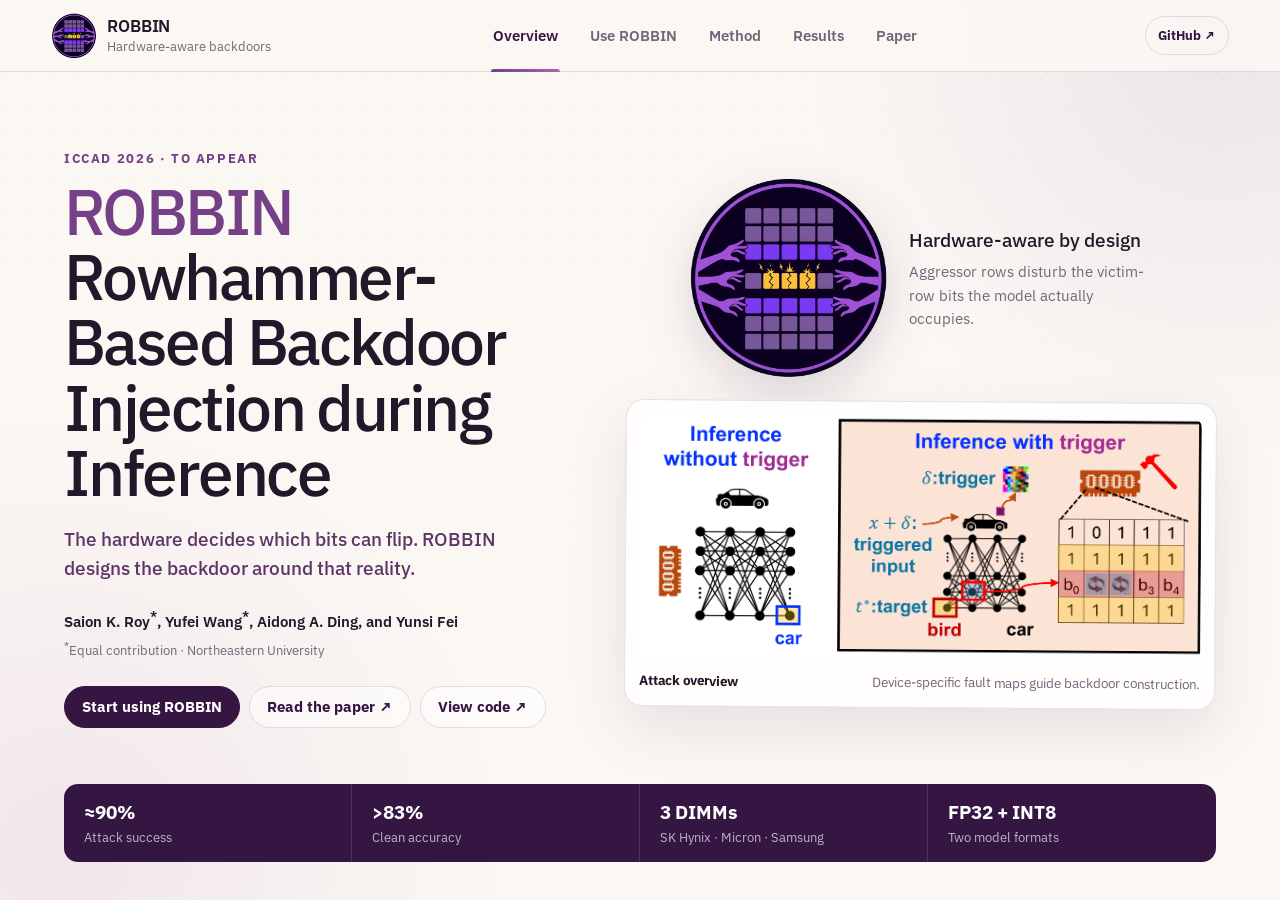
<file: index.html>
<!doctype html>
<html lang="en">
  <head>
    <meta charset="utf-8" />
    <meta name="viewport" content="width=device-width, initial-scale=1" />
    <meta name="theme-color" content="#f8f3f7" />
    <meta name="description" content="ROBBIN is a hardware-aware inference-time backdoor attack that maps device-specific Rowhammer faults to DNN model pages." />
    <meta property="og:title" content="ROBBIN · Rowhammer-Based Backdoor Injection during Inference" />
    <meta property="og:description" content="Use ROBBIN, understand the method, and explore hardware results across three DDR4 devices." />
    <meta property="og:type" content="website" />
    <meta property="og:url" content="https://noisyor.github.io/ROBBIN-Rowhammer-Based-Backdoor-Injection-during-Inference/" />
    <meta property="og:image" content="https://noisyor.github.io/ROBBIN-Rowhammer-Based-Backdoor-Injection-during-Inference/assets/robbin-og.png?v=20261108a" />
    <meta property="og:image:width" content="1200" />
    <meta property="og:image:height" content="630" />
    <meta property="og:image:alt" content="ROBBIN: Rowhammer-Based Backdoor Injection during Inference" />
    <meta name="twitter:card" content="summary_large_image" />
    <meta name="twitter:image" content="https://noisyor.github.io/ROBBIN-Rowhammer-Based-Backdoor-Injection-during-Inference/assets/robbin-og.png?v=20261108a" />
    <link rel="icon" href="assets/robbin-robin-emblem.png?v=20260803h" />
    <link rel="stylesheet" href="assets/site.css?v=20260803j" />
    <script src="assets/site.js?v=20260803c" defer></script>
    <title>ROBBIN · Rowhammer-Based Backdoor Injection during Inference</title>
  </head>
  <body>
    <a class="skip-link" href="#tab-content">Skip to content</a>
    <div class="app-shell">
      <header class="site-header">
        <a class="brand" href="#overview" data-tab-link="overview" aria-label="ROBBIN overview">
          <img src="assets/robbin-robin-emblem.png?v=20260803h" alt="" />
          <span><strong>ROBBIN</strong><small>Hardware-aware backdoors</small></span>
        </a>

        <nav class="site-tabs" role="tablist" aria-label="Project sections">
          <button type="button" role="tab" id="tab-overview" aria-controls="overview" aria-selected="true" data-tab="overview">Overview</button>
          <button type="button" role="tab" id="tab-use" aria-controls="use" aria-selected="false" data-tab="use">Use ROBBIN</button>
          <button type="button" role="tab" id="tab-method" aria-controls="method" aria-selected="false" data-tab="method">Method</button>
          <button type="button" role="tab" id="tab-results" aria-controls="results" aria-selected="false" data-tab="results">Results</button>
          <button type="button" role="tab" id="tab-paper" aria-controls="paper" aria-selected="false" data-tab="paper">Paper</button>
        </nav>

        <a class="github-link" href="https://github.com/noisyor/ROBBIN-Rowhammer-Based-Backdoor-Injection-during-Inference">GitHub <span aria-hidden="true">↗</span></a>
      </header>

      <main id="tab-content" class="tab-content">
        <section class="tab-panel overview-panel" id="overview" role="tabpanel" aria-labelledby="tab-overview" tabindex="0">
          <div class="overview-copy">
            <p class="kicker">ICCAD 2026 · To appear</p>
            <h1><span>ROBBIN</span><br />Rowhammer-Based Backdoor Injection during Inference</h1>
            <p class="lead">The hardware decides which bits can flip. ROBBIN designs the backdoor around that reality.</p>
            <p class="authors">Saion K. Roy<sup>*</sup>, Yufei Wang<sup>*</sup>, Aidong A. Ding, and Yunsi Fei</p>
            <p class="affiliation"><sup>*</sup>Equal contribution · Northeastern University</p>
            <div class="actions">
              <button class="primary-action" type="button" data-tab-link="use">Start using ROBBIN</button>
              <a class="secondary-action" href="https://arxiv.org/abs/2608.23774">Read the paper ↗</a>
              <a class="secondary-action" href="https://github.com/noisyor/ROBBIN-Rowhammer-Based-Backdoor-Injection-during-Inference">View code ↗</a>
            </div>
          </div>

          <div class="overview-visual">
            <div class="emblem-showcase">
              <img src="assets/robbin-robin-emblem.png?v=20260803h" alt="ROBBIN emblem showing a zoomed five-column DRAM grid with three mirrored lateral arms on each side and three victim cells turning yellow" />
              <div><strong>Hardware-aware by design</strong><span>Aggressor rows disturb the victim-row bits the model actually occupies.</span></div>
            </div>
            <figure class="paper-card">
              <img src="assets/figures/attack-overview.png" alt="A clean car input is classified correctly, while a triggered car input is mapped to a bird after profiled Rowhammer bit flips." />
              <figcaption><strong>Attack overview</strong><span>Device-specific fault maps guide backdoor construction.</span></figcaption>
            </figure>
          </div>

          <div class="metric-strip" aria-label="Evaluation highlights">
            <div><strong>≈90%</strong><span>Attack success</span></div>
            <div><strong>&gt;83%</strong><span>Clean accuracy</span></div>
            <div><strong>3 DIMMs</strong><span>SK Hynix · Micron · Samsung</span></div>
            <div><strong>FP32 + INT8</strong><span>Two model formats</span></div>
          </div>
        </section>

        <section class="tab-panel use-panel" id="use" role="tabpanel" aria-labelledby="tab-use" tabindex="0" hidden>
          <header class="panel-heading">
            <div><p class="kicker">Use ROBBIN</p><h2>From checkpoint to attack report.</h2></div>
            <p>Begin with the supplied profile. Move to an authorized hardware profile after the software path works end to end.</p>
          </header>

          <div class="use-layout">
            <aside class="setup-card">
              <div class="setup-group">
                <span class="control-label">1 · Profile source</span>
                <div class="segmented" role="group" aria-label="Choose profile source">
                  <button type="button" data-profile="sample" aria-pressed="true">Sample</button>
                  <button type="button" data-profile="custom" aria-pressed="false">My DRAM</button>
                </div>
              </div>
              <div class="setup-group">
                <span class="control-label">2 · Model precision</span>
                <div class="segmented" role="group" aria-label="Choose model precision">
                  <button type="button" data-precision="int8" aria-pressed="true">INT8</button>
                  <button type="button" data-precision="fp32" aria-pressed="false">FP32</button>
                </div>
              </div>
              <div class="current-path"><span>Current path</span><strong id="run-path-label">Sample · INT8</strong></div>
              <div class="needs-list">
                <p><span>01</span>Python 3.8+ and PyTorch</p>
                <p><span>02</span>ResNet-20 checkpoint</p>
                <p><span>03</span>Linux research system</p>
              </div>
              <p class="safety"><strong>Authorized systems only.</strong> The sample profile does not hammer local memory.</p>
            </aside>

            <div class="command-card">
              <div class="command-header"><span id="command-title">Reproduce with the supplied profile</span><button type="button" class="copy-button" data-copy-target="quickstart-code">Copy</button></div>
              <pre><code id="quickstart-code">Loading commands…</code></pre>
              <p id="command-note"><strong>Before you run:</strong> CIFAR-10 downloads automatically.</p>
            </div>
          </div>

          <div class="workflow-strip" aria-label="ROBBIN workflow">
            <div><b>1</b><span><strong>Profile</strong>Stable 0→1 and 1→0 faults</span></div>
            <div><b>2</b><span><strong>Map</strong>Model layout in 4 KB pages</span></div>
            <div><b>3</b><span><strong>Optimize</strong>Score realizable page pairs</span></div>
            <div><b>4</b><span><strong>Evaluate</strong>Track ASR and clean accuracy</span></div>
          </div>
        </section>

        <section class="tab-panel method-panel" id="method" role="tabpanel" aria-labelledby="tab-method" tabindex="0" hidden>
          <header class="panel-heading">
            <div><p class="kicker">The method</p><h2>Hardware fault map first.</h2></div>
            <p>ROBBIN selects mappings from the flips a real target device can produce, rather than hoping idealized model flips are physically realizable.</p>
          </header>

          <div class="method-layout">
            <div class="method-steps">
              <article><span>01</span><div><h3>Measure stable faults</h3><p>Retain reproducible, direction-specific bit flips from repeated profiling.</p></div></article>
              <article><span>02</span><div><h3>Score realizable impact</h3><p>Combine model sensitivity, bit significance, and device vulnerability.</p></div></article>
              <article><span>03</span><div><h3>Match pages</h3><p>Test top-K DRAM candidates for each high-value model page.</p></div></article>
              <article><span>04</span><div><h3>Deploy and evaluate</h3><p>Apply selected mappings while enforcing the clean-accuracy floor.</p></div></article>
            </div>

            <figure class="figure-card profile-figure">
              <img src="assets/figures/dram-profile.png" alt="Bit-flip count versus refresh cycles for three DDR4 devices." />
              <figcaption>Fault counts stabilize by 500 refresh cycles across ten repetitions.</figcaption>
            </figure>

            <aside class="formula-card">
              <span class="control-label">Direction-aware page score</span>
              <div class="score-equation" role="img" aria-label="r sub p equals V zero to one times s sub p zero to one, plus V one to zero times s sub p one to zero">
                <span class="equation-symbol"><i>r</i><sub>p</sub></span>
                <span class="equation-operator">=</span>
                <span class="equation-term"><i>V</i><sup>(0→1)</sup><i>s</i><sub>p</sub><sup>(0→1)</sup></span>
                <span class="equation-operator equation-plus">+</span>
                <span class="equation-term"><i>V</i><sup>(1→0)</sup><i>s</i><sub>p</sub><sup>(1→0)</sup></span>
              </div>
              <p class="equation-note">Available hardware faults × model sensitivity, summed over both flip directions.</p>
              <dl><div><dt>Candidate pool</dt><dd>Top-K, typically 20</dd></div><div><dt>Constraint</dt><dd>Target ASR + TA floor</dd></div><div><dt>Output</dt><dd>DNN → DRAM pages</dd></div></dl>
            </aside>
          </div>
        </section>

        <section class="tab-panel results-panel" id="results" role="tabpanel" aria-labelledby="tab-results" tabindex="0" hidden>
          <header class="panel-heading">
            <div><p class="kicker">Hardware results</p><h2>Consistent across three DDR4 chips.</h2></div>
            <div class="result-switch" role="group" aria-label="Choose result precision"><button type="button" data-result="int8" aria-pressed="true">INT8</button><button type="button" data-result="fp32" aria-pressed="false">FP32</button></div>
          </header>

          <div class="results-layout">
            <figure class="figure-card result-figure">
              <img id="result-image" src="assets/figures/int8-results.png" alt="INT8 attack success and test accuracy across three devices." />
              <figcaption id="result-caption">INT8 ResNet-20 · ROBBIN versus Don’t Knock</figcaption>
            </figure>
            <div class="result-summary">
              <article><span>Attack success</span><strong id="result-asr">90.2 / 90.1 / 90.9%</strong><p>Devices A, B, and C</p></article>
              <article><span>Clean accuracy</span><strong id="result-ta">83.0–87.0%</strong><p>After attack deployment</p></article>
              <article><span id="result-third-label">Page efficiency</span><strong id="result-efficiency">64–73% fewer</strong><p id="result-efficiency-note">Pages than Don’t Knock</p></article>
            </div>
            <aside class="defense-card">
              <div><span class="control-label">Countermeasure</span><h3>Keep weights off vulnerable pages.</h3><p>Vulnerability-aware allocation restores clean accuracy and reduces ASR to the trigger-only baseline on Device B.</p></div>
              <img src="assets/figures/countermeasure.png" alt="Countermeasure results after vulnerable-page blacklisting." />
            </aside>
          </div>
        </section>

        <section class="tab-panel paper-panel" id="paper" role="tabpanel" aria-labelledby="tab-paper" tabindex="0" hidden>
          <div class="paper-layout">
            <div class="paper-meta">
              <p class="kicker">Paper</p>
              <h2>ROBBIN: Rowhammer-Based Backdoor Injection during Inference</h2>
              <p class="authors">Saion K. Roy, Yufei Wang, Aidong A. Ding, and Yunsi Fei</p>
              <p class="venue">IEEE/ACM International Conference on Computer-Aided Design · 2026 · To appear</p>
              <div class="actions"><a class="primary-action" href="https://arxiv.org/abs/2608.23774">Read on arXiv ↗</a><a class="secondary-action" href="https://github.com/noisyor/ROBBIN-Rowhammer-Based-Backdoor-Injection-during-Inference">GitHub repository ↗</a><a class="secondary-action" href="https://drive.google.com/drive/folders/113tWaQPlbuyK6h5fFslvnyCXRkXAqYg8?usp=sharing">Profiling data ↗</a></div>
              <img class="paper-emblem" src="assets/robbin-robin-emblem.png?v=20260803h" alt="ROBBIN Rowhammer aggressor-row emblem" />
            </div>
            <article class="abstract-card"><span class="control-label">Abstract</span><p>Existing Rowhammer-based inference-time backdoor attacks choose model bit flips without accounting for the complete fault set that the underlying DRAM will produce. This disconnect makes their behavior unreliable across devices and causes damaging collateral flips.</p><p>ROBBIN integrates device-specific vulnerability profiles into backdoor construction, selecting model-to-DRAM page mappings that maximize triggered behavior while preserving clean accuracy.</p></article>
            <div class="citation-card"><div class="command-header"><span>BibTeX · preliminary</span><button type="button" class="copy-button" data-copy-target="bibtex-code">Copy</button></div><pre><code id="bibtex-code">@inproceedings{roy2026robbin,
  title     = {ROBBIN: Rowhammer-Based Backdoor Injection during Inference},
  author    = {Roy, Saion K. and Wang, Yufei and Ding, Aidong A. and Fei, Yunsi},
  booktitle = {IEEE/ACM International Conference on Computer-Aided Design},
  year      = {2026}
}</code></pre><p>Final proceedings details will replace this citation.</p></div>
          </div>
        </section>
      </main>
    </div>
  </body>
</html>
</file>
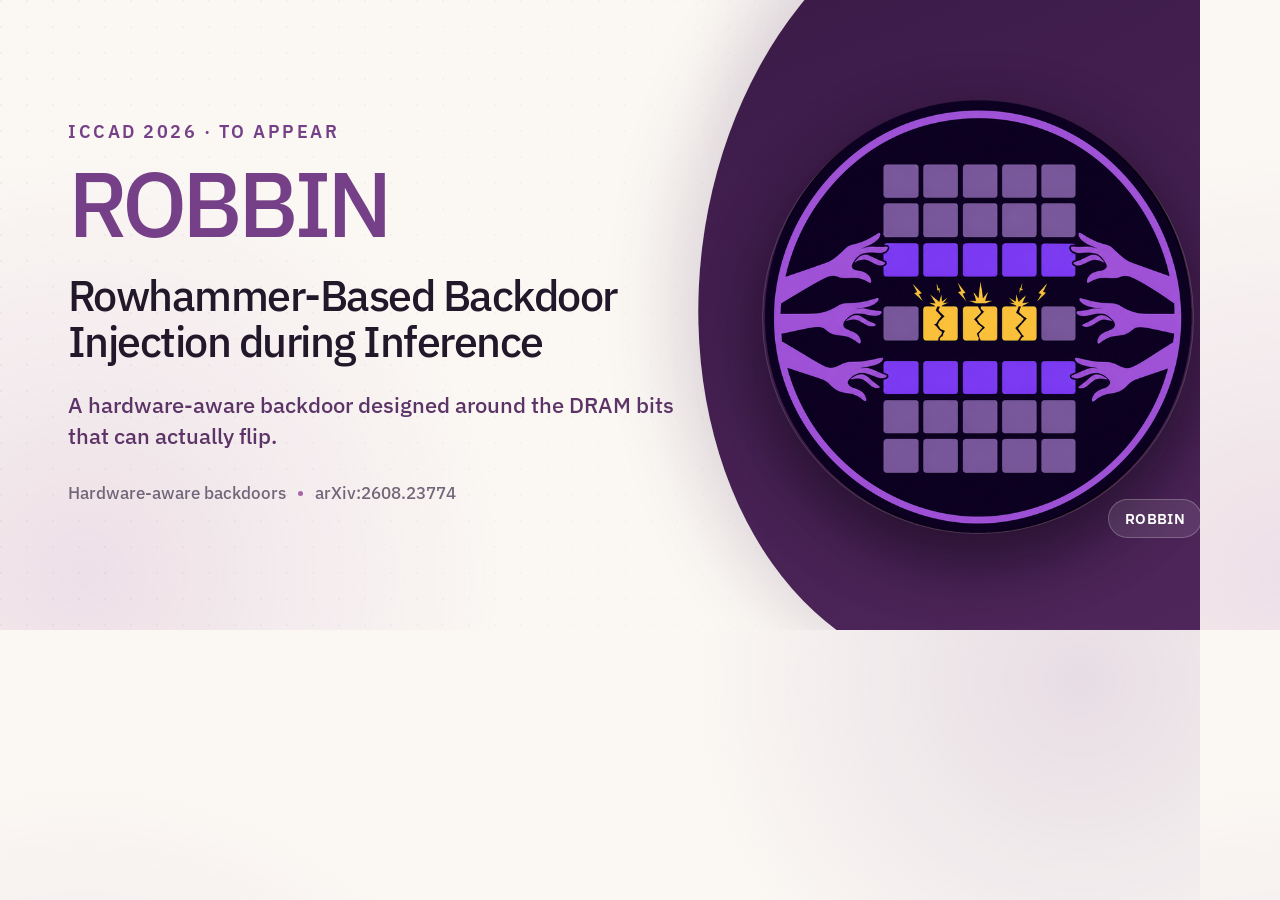
<file: assets/robbin-og-source.html>
<!doctype html>
<html lang="en">
  <head>
    <meta charset="utf-8" />
    <meta name="viewport" content="width=1200, initial-scale=1" />
    <title>ROBBIN social card</title>
    <style>
      @import url("https://fonts.googleapis.com/css2?family=IBM+Plex+Sans:wght@400;500;600&display=swap");

      :root {
        --ink: #21182a;
        --muted: #716779;
        --paper: #fbf8f4;
        --plum: #351542;
        --violet: #754087;
        --orchid: #a965a9;
        --gold: #dcae54;
        --line: rgba(73, 45, 84, 0.14);
      }

      * { box-sizing: border-box; }

      html, body {
        width: 1200px;
        height: 630px;
        margin: 0;
        overflow: hidden;
      }

      body {
        color: var(--ink);
        background:
          radial-gradient(circle at 7% 91%, rgba(169, 101, 169, 0.17), transparent 34%),
          radial-gradient(circle at 90% 8%, rgba(117, 64, 135, 0.15), transparent 32%),
          var(--paper);
        font-family: "IBM Plex Sans", -apple-system, BlinkMacSystemFont, "Segoe UI", sans-serif;
        -webkit-font-smoothing: antialiased;
      }

      .card {
        position: relative;
        width: 100%;
        height: 100%;
        display: grid;
        grid-template-columns: 670px 1fr;
        align-items: center;
        padding: 54px 58px 52px 68px;
        isolation: isolate;
      }

      .card::before {
        content: "";
        position: absolute;
        inset: 0;
        z-index: -2;
        opacity: 0.32;
        background-image: radial-gradient(circle at 1px 1px, rgba(53, 21, 66, 0.14) 1px, transparent 0);
        background-size: 26px 26px;
        mask-image: linear-gradient(100deg, #000, rgba(0,0,0,.38) 66%, transparent 96%);
      }

      .card::after {
        content: "";
        position: absolute;
        top: -112px;
        right: -90px;
        z-index: -1;
        width: 590px;
        height: 790px;
        border-radius: 52% 0 0 52%;
        background: linear-gradient(150deg, rgba(53, 21, 66, 0.98), rgba(74, 31, 87, 0.96));
        transform: rotate(7deg);
        box-shadow: -24px 0 72px rgba(53, 21, 66, 0.15);
      }

      .copy {
        position: relative;
        z-index: 2;
        align-self: stretch;
        display: flex;
        flex-direction: column;
        justify-content: center;
        padding-bottom: 8px;
      }

      .kicker {
        margin: 0 0 15px;
        color: var(--violet);
        font-size: 18px;
        font-weight: 600;
        letter-spacing: 0.14em;
        text-transform: uppercase;
      }

      h1 {
        margin: 0;
        color: var(--violet);
        font-size: 92px;
        font-weight: 500;
        line-height: 0.98;
        letter-spacing: -0.055em;
      }

      .title {
        max-width: 660px;
        margin: 24px 0 0;
        color: var(--ink);
        font-size: 43px;
        font-weight: 500;
        line-height: 1.08;
        letter-spacing: -0.035em;
      }

      .tagline {
        max-width: 610px;
        margin: 25px 0 0;
        color: #5d3467;
        font-size: 22px;
        font-weight: 500;
        line-height: 1.4;
      }

      .meta {
        display: flex;
        align-items: center;
        gap: 12px;
        margin-top: 31px;
        color: var(--muted);
        font-size: 17px;
        font-weight: 500;
      }

      .dot {
        width: 5px;
        height: 5px;
        border-radius: 50%;
        background: var(--orchid);
      }

      .visual {
        position: relative;
        z-index: 2;
        display: grid;
        place-items: center;
        transform: translate(16px, 2px);
      }

      .visual::before {
        content: "";
        position: absolute;
        width: 430px;
        height: 430px;
        border: 1px solid rgba(255,255,255,.16);
        border-radius: 50%;
        box-shadow: 0 28px 60px rgba(16, 5, 22, 0.36);
      }

      .visual img {
        position: relative;
        width: 448px;
        height: 448px;
        object-fit: contain;
        filter: drop-shadow(0 24px 34px rgba(12, 3, 18, 0.34));
      }

      .chip {
        position: absolute;
        right: 0;
        bottom: 4px;
        padding: 9px 16px;
        color: #fff;
        background: rgba(255,255,255,.1);
        border: 1px solid rgba(255,255,255,.22);
        border-radius: 999px;
        font-size: 15px;
        font-weight: 600;
        letter-spacing: .02em;
        backdrop-filter: blur(8px);
      }
    </style>
  </head>
  <body>
    <main class="card">
      <section class="copy">
        <p class="kicker">ICCAD 2026 · To appear</p>
        <h1>ROBBIN</h1>
        <p class="title">Rowhammer-Based Backdoor<br />Injection during Inference</p>
        <p class="tagline">A hardware-aware backdoor designed around the DRAM bits that can actually flip.</p>
        <div class="meta"><span>Hardware-aware backdoors</span><i class="dot"></i><span>arXiv:2608.23774</span></div>
      </section>

      <section class="visual" aria-label="ROBBIN DRAM Rowhammer emblem">
        <img src="robbin-robin-emblem.png" alt="" />
        <span class="chip">ROBBIN</span>
      </section>
    </main>
  </body>
</html>
</file>
<file: assets/site.css>
@import url("https://fonts.googleapis.com/css2?family=IBM+Plex+Sans:ital,wght@0,400;0,500;0,600;1,400&display=swap");

:root {
  --ink: #21182a;
  --muted: #716779;
  --paper: #fbf8f4;
  --surface: rgba(255, 255, 255, .82);
  --plum: #351542;
  --violet: #754087;
  --orchid: #a965a9;
  --gold: #dcae54;
  --line: rgba(73, 45, 84, .14);
  --shadow: 0 22px 60px rgba(53, 21, 66, .10);
  --radius: 18px;
  --text-xs: .84rem;
  --text-sm: .96rem;
  --text-base: 1rem;
  --text-lg: 1.18rem;
  --text-xl: 1.55rem;
  --text-2xl: clamp(2.2rem, 3.2vw, 3.2rem);
}

* { box-sizing: border-box; }
html, body { width: 100%; height: 100%; overflow: hidden; }
html { background: var(--paper); }
body { margin: 0; color: var(--ink); background: radial-gradient(circle at 5% 95%, rgba(169, 101, 169, .12), transparent 30%), radial-gradient(circle at 95% 5%, rgba(117, 64, 135, .10), transparent 28%), var(--paper); font-family: "IBM Plex Sans", -apple-system, BlinkMacSystemFont, "Segoe UI", sans-serif; font-size: var(--text-base); line-height: 1.55; -webkit-font-smoothing: antialiased; }
body::before { content: ""; position: fixed; inset: 0; pointer-events: none; opacity: .34; background-image: radial-gradient(circle at 1px 1px, rgba(53, 21, 66, .12) 1px, transparent 0); background-size: 26px 26px; mask-image: linear-gradient(to bottom, #000, transparent 72%); }
button, a { font: inherit; }
button { color: inherit; }
a { color: inherit; }
img { display: block; max-width: 100%; }
h1, h2, h3, p { margin-top: 0; }
.skip-link { position: fixed; z-index: 50; top: 8px; left: 8px; padding: 8px 12px; color: #fff; background: var(--plum); transform: translateY(-160%); }
.skip-link:focus { transform: none; }
.app-shell { position: relative; height: 100dvh; display: grid; grid-template-rows: 72px minmax(0, 1fr); overflow: hidden; }

.site-header { position: relative; z-index: 10; display: grid; grid-template-columns: 240px minmax(0, 1fr) 110px; align-items: center; gap: 24px; padding: 0 clamp(20px, 4vw, 58px); background: rgba(251, 248, 244, .88); border-bottom: 1px solid var(--line); backdrop-filter: blur(16px); }
.brand { width: fit-content; display: flex; align-items: center; gap: 10px; text-decoration: none; }
.brand img { width: 46px; height: 46px; object-fit: contain; }
.brand > span { display: grid; line-height: 1.15; }
.brand strong { font-size: 1.05rem; font-weight: 600; letter-spacing: -.01em; }
.brand small { margin-top: 3px; color: var(--muted); font-size: var(--text-xs); }
.site-tabs { height: 100%; display: flex; align-items: stretch; justify-content: center; gap: clamp(12px, 2.2vw, 34px); }
.site-tabs button { position: relative; padding: 0 2px; color: var(--muted); background: none; border: 0; font-size: var(--text-sm); font-weight: 600; cursor: pointer; white-space: nowrap; }
.site-tabs button:hover, .site-tabs button[aria-selected="true"] { color: var(--plum); }
.site-tabs button[aria-selected="true"]::after { content: ""; position: absolute; right: 0; bottom: -1px; left: 0; height: 3px; background: linear-gradient(90deg, var(--violet), var(--orchid)); border-radius: 3px 3px 0 0; }
.github-link { justify-self: end; padding: 8px 12px; color: var(--plum); border: 1px solid var(--line); border-radius: 999px; font-size: var(--text-xs); font-weight: 700; text-decoration: none; }
.github-link:hover { border-color: var(--violet); }

.tab-content { position: relative; min-height: 0; overflow: hidden; }
.tab-panel { position: absolute; inset: 0; min-height: 0; padding: clamp(22px, 3vw, 44px) clamp(24px, 5vw, 72px); overflow: hidden; animation: panel-in .34s ease both; }
.tab-panel[hidden] { display: none; }
@keyframes panel-in { from { opacity: 0; transform: translateY(8px); } to { opacity: 1; transform: none; } }
.kicker { margin-bottom: 10px; color: var(--violet); font-size: var(--text-xs); font-weight: 700; letter-spacing: .12em; text-transform: uppercase; }
.panel-heading { height: 84px; display: flex; align-items: flex-end; justify-content: space-between; gap: 46px; margin-bottom: 24px; }
.panel-heading > div { flex: 1 1 auto; }
.panel-heading h2 { margin: 0; font-family: inherit; font-size: var(--text-2xl); font-weight: 500; line-height: 1.08; letter-spacing: -.025em; }
.panel-heading > p { width: min(44%, 520px); margin: 0; color: var(--muted); font-size: var(--text-sm); }
.control-label { display: block; color: var(--muted); font-size: var(--text-xs); font-weight: 700; letter-spacing: .08em; text-transform: uppercase; }
.primary-action, .secondary-action { display: inline-flex; align-items: center; justify-content: center; min-height: 42px; padding: 0 17px; border-radius: 999px; font-size: var(--text-sm); font-weight: 700; text-decoration: none; cursor: pointer; }
.primary-action { color: #fff; background: var(--plum); border: 1px solid var(--plum); }
.secondary-action { color: var(--plum); background: rgba(255,255,255,.5); border: 1px solid var(--line); }
.actions { display: flex; flex-wrap: wrap; gap: 9px; }
.figure-card, .paper-card, .setup-card, .command-card, .formula-card, .abstract-card, .citation-card, .result-summary article, .defense-card { background: var(--surface); border: 1px solid var(--line); border-radius: var(--radius); box-shadow: var(--shadow); }

.overview-panel { display: grid; grid-template-columns: minmax(0, .9fr) minmax(460px, 1.1fr); grid-template-rows: 1fr auto; column-gap: clamp(38px, 6vw, 92px); align-items: center; }
.overview-copy { align-self: center; max-width: 700px; }
.overview-copy h1 { margin-bottom: 20px; font-family: inherit; font-size: clamp(2.5rem, 5vw, 4.4rem); font-weight: 500; line-height: 1.02; letter-spacing: -.04em; }
.overview-copy h1 span { color: var(--violet); }
.lead { max-width: 660px; margin-bottom: 23px; color: #5d3467; font-size: var(--text-lg); font-weight: 500; }
.authors { margin-bottom: 4px; font-size: var(--text-sm); font-weight: 600; }
.affiliation { margin-bottom: 25px; color: var(--muted); font-size: var(--text-xs); }
.overview-visual { position: relative; display: grid; grid-template-rows: auto auto; gap: 12px; align-content: center; align-self: stretch; min-height: 0; }
.emblem-showcase { display: flex; align-items: center; justify-content: center; gap: 18px; padding: 8px 18px; }
.emblem-showcase img { width: clamp(180px, 16vw, 230px); height: clamp(180px, 16vw, 230px); flex: 0 0 auto; object-fit: contain; filter: drop-shadow(0 16px 25px rgba(53, 21, 66, .16)); }
.emblem-showcase > div { display: grid; max-width: 245px; }
.emblem-showcase strong { font-size: var(--text-lg); font-weight: 500; }
.emblem-showcase span { margin-top: 5px; color: var(--muted); font-size: var(--text-sm); }
.paper-card { position: relative; z-index: 1; width: 100%; overflow: hidden; margin: 0; padding: 14px; transform: rotate(.4deg); }
.paper-card > img { width: 100%; max-height: min(29vh, 270px); object-fit: contain; background: #fff; border-radius: 10px; }
.paper-card figcaption, .figure-card figcaption { display: flex; justify-content: space-between; gap: 20px; margin-top: 12px; color: var(--muted); font-size: var(--text-xs); }
.paper-card figcaption strong { color: var(--ink); }
.metric-strip { grid-column: 1 / -1; align-self: end; display: grid; grid-template-columns: repeat(4, 1fr); overflow: hidden; margin-top: 18px; background: var(--plum); border-radius: 14px; }
.metric-strip div { display: grid; padding: 14px 20px; color: rgba(255,255,255,.68); border-right: 1px solid rgba(255,255,255,.12); }
.metric-strip div:last-child { border-right: 0; }
.metric-strip strong { color: #fff; font-size: var(--text-lg); }
.metric-strip span { font-size: var(--text-xs); }

.use-layout { height: calc(100% - 168px); display: grid; grid-template-columns: 260px minmax(0, 1fr); gap: 18px; }
.setup-card { padding: 20px; box-shadow: none; }
.setup-group + .setup-group { margin-top: 18px; }
.segmented { display: grid; grid-template-columns: 1fr 1fr; gap: 4px; margin-top: 8px; padding: 4px; background: #eee7f0; border-radius: 10px; }
.segmented button, .result-switch button { min-height: 35px; background: transparent; border: 0; border-radius: 7px; font-size: var(--text-xs); font-weight: 700; cursor: pointer; }
.segmented button[aria-pressed="true"], .result-switch button[aria-pressed="true"] { color: #fff; background: var(--plum); }
.current-path { margin: 18px 0 15px; padding: 12px; background: #f7f0f7; border: 1px solid var(--line); border-radius: 10px; }
.current-path span { display: block; color: var(--muted); font-size: var(--text-xs); text-transform: uppercase; }
.current-path strong { color: var(--violet); font-size: var(--text-sm); }
.needs-list { display: grid; gap: 8px; }
.needs-list p { display: flex; gap: 9px; margin: 0; color: var(--muted); font-size: var(--text-xs); }
.needs-list span { color: var(--violet); font-weight: 700; }
.safety { margin: 16px 0 0; padding-top: 13px; color: #7b6040; border-top: 1px solid var(--line); font-size: var(--text-xs); }
.command-card { min-width: 0; overflow: hidden; color: #eee7f3; background: #201429; }
.command-header { min-height: 50px; display: flex; align-items: center; justify-content: space-between; gap: 20px; padding: 0 18px; color: #d5c8da; border-bottom: 1px solid rgba(255,255,255,.10); font-size: var(--text-xs); }
.copy-button { padding: 6px 10px; color: #fff; background: rgba(255,255,255,.07); border: 1px solid rgba(255,255,255,.16); border-radius: 7px; font-size: var(--text-xs); cursor: pointer; }
pre { margin: 0; overflow: auto; white-space: pre; }
code { font: 500 var(--text-xs)/1.58 ui-monospace, SFMono-Regular, Menlo, Consolas, monospace; }
.command-card pre { height: calc(100% - 103px); padding: 18px 22px; }
.command-card > p { height: 53px; margin: 0; padding: 10px 18px; color: #ab9db1; background: rgba(0,0,0,.12); border-top: 1px solid rgba(255,255,255,.08); font-size: var(--text-xs); }
.command-card > p strong { color: #e5dce9; }
.workflow-strip { height: 60px; display: grid; grid-template-columns: repeat(4, 1fr); gap: 8px; margin-top: 12px; }
.workflow-strip > div { display: flex; align-items: center; gap: 11px; padding: 9px 13px; background: rgba(255,255,255,.7); border: 1px solid var(--line); border-radius: 11px; }
.workflow-strip b { display: grid; width: 25px; height: 25px; place-items: center; flex: 0 0 auto; color: #fff; background: var(--violet); border-radius: 50%; font-size: var(--text-xs); }
.workflow-strip span { display: grid; color: var(--muted); font-size: var(--text-xs); }
.workflow-strip strong { color: var(--ink); font-size: var(--text-xs); }

.method-layout { height: calc(100% - 108px); display: grid; grid-template-columns: .9fr 1.2fr .9fr; gap: 18px; }
.method-panel .panel-heading > p { font-size: var(--text-base); }
.method-panel .kicker, .formula-card .control-label { font-size: var(--text-sm); }
.method-steps { display: grid; grid-template-rows: repeat(4, 1fr); gap: 8px; }
.method-steps article { display: flex; align-items: center; gap: 14px; padding: 14px 16px; background: rgba(255,255,255,.74); border: 1px solid var(--line); border-radius: 13px; }
.method-steps article > span { color: var(--orchid); font: 700 var(--text-sm)/1 ui-monospace, monospace; }
.method-steps h3 { margin: 0 0 5px; font-size: var(--text-lg); font-weight: 500; }
.method-steps p { margin: 0; color: var(--muted); font-size: var(--text-sm); line-height: 1.45; }
.profile-figure { display: flex; flex-direction: column; justify-content: center; margin: 0; padding: 18px; box-shadow: none; }
.profile-figure img { width: 100%; max-height: calc(100% - 32px); object-fit: contain; }
.profile-figure figcaption { font-size: var(--text-sm); line-height: 1.45; }
.formula-card { align-self: stretch; display: flex; flex-direction: column; padding: 24px; background: linear-gradient(145deg, #fff, #f5edf7); box-shadow: none; }
.score-equation { display: flex; align-items: baseline; justify-content: center; gap: clamp(6px, .75vw, 10px); margin: clamp(24px, 5vh, 48px) 0 16px; padding: 22px 12px; color: var(--plum); background: rgba(255,255,255,.72); border: 1px solid var(--line); border-radius: 12px; font-family: "Cambria Math", "STIX Two Math", Georgia, serif; font-size: clamp(1.05rem, 1.4vw, 1.3rem); line-height: 1; white-space: nowrap; }
.equation-symbol, .equation-term { display: inline-flex; align-items: baseline; }
.equation-operator { color: var(--muted); font-family: "IBM Plex Sans", sans-serif; font-size: .9em; }
.equation-plus { color: var(--orchid); }
.score-equation i { font-style: italic; }
.score-equation sup, .score-equation sub { position: relative; font-size: .58em; line-height: 0; }
.score-equation sup { top: -.6em; margin-left: 4px; }
.score-equation sub { bottom: -.15em; margin-left: 1px; }
.equation-term sup + i { margin-left: 4px; }
.equation-note { margin: 0; color: var(--muted); font-size: var(--text-base); line-height: 1.5; }
.formula-card dl { margin: auto 0 0; border-top: 1px solid var(--line); }
.formula-card dl div { display: flex; justify-content: space-between; gap: 14px; padding: 11px 0; border-bottom: 1px solid var(--line); font-size: var(--text-sm); }
.formula-card dt { color: var(--muted); }
.formula-card dd { margin: 0; font-weight: 700; text-align: right; }

.results-panel .panel-heading { align-items: center; }
.result-switch { display: grid; grid-template-columns: 1fr 1fr; gap: 4px; padding: 4px; background: #eee7f0; border-radius: 10px; }
.result-switch button { width: 74px; }
.results-layout { height: calc(100% - 108px); display: grid; grid-template-columns: 1.6fr .75fr; grid-template-rows: 1fr auto; gap: 14px; }
.result-figure { grid-row: 1 / -1; display: flex; flex-direction: column; justify-content: center; margin: 0; padding: 20px; box-shadow: none; }
.result-figure img { width: 100%; max-height: calc(100% - 34px); object-fit: contain; }
.result-summary { display: grid; grid-template-columns: 1fr; gap: 9px; }
.result-summary article { padding: 13px 16px; box-shadow: none; }
.result-summary span { color: var(--muted); font-size: var(--text-xs); font-weight: 600; letter-spacing: .07em; text-transform: uppercase; }
.result-summary strong { display: block; margin: 4px 0 0; color: var(--violet); font-size: var(--text-lg); }
.result-summary p { margin: 0; color: var(--muted); font-size: var(--text-xs); }
.defense-card { display: grid; grid-template-columns: 1fr 115px; align-items: center; gap: 14px; padding: 15px; background: #f7f2f8; box-shadow: none; }
.defense-card h3 { margin: 4px 0; font-family: inherit; font-size: var(--text-lg); font-weight: 500; line-height: 1.2; }
.defense-card p { margin: 0; color: var(--muted); font-size: var(--text-xs); }
.defense-card img { max-height: 105px; margin-left: auto; object-fit: contain; border-radius: 8px; }

.paper-layout { height: 100%; display: grid; grid-template-columns: 1.1fr .9fr; grid-template-rows: 1fr auto; gap: 18px; align-items: stretch; }
.paper-meta { position: relative; padding: 28px; overflow: hidden; background: linear-gradient(145deg, rgba(255,255,255,.92), rgba(245,237,247,.9)); border: 1px solid var(--line); border-radius: var(--radius); }
.paper-meta h2 { max-width: 720px; margin-bottom: 24px; font-family: inherit; font-size: clamp(2.4rem, 5vw, 3.8rem); font-weight: 500; line-height: 1.04; letter-spacing: -.035em; }
.paper-meta .venue { max-width: 590px; margin: 9px 0 24px; color: var(--muted); font-size: var(--text-sm); }
.paper-emblem { position: absolute; right: -35px; bottom: -55px; width: min(34%, 250px); opacity: .12; }
.abstract-card { padding: 28px; box-shadow: none; }
.abstract-card p { color: var(--muted); font-size: var(--text-sm); }
.abstract-card p:first-of-type { margin-top: 22px; }
.citation-card { grid-column: 1 / -1; overflow: hidden; color: #ede5f0; background: #201429; box-shadow: none; }
.citation-card pre { padding: 15px 20px; }
.citation-card > p { margin: 0; padding: 8px 20px; color: #a99caf; background: rgba(0,0,0,.12); font-size: var(--text-xs); }

@media (max-height: 720px) and (min-width: 901px) {
  .app-shell { grid-template-rows: 64px minmax(0, 1fr); }
  .tab-panel { padding-block: 20px; }
  .panel-heading { height: 70px; margin-bottom: 14px; }
  .panel-heading h2 { font-size: 2.6rem; }
  .use-layout { height: calc(100% - 144px); }
  .method-layout, .results-layout { height: calc(100% - 84px); }
  .overview-copy h1 { font-size: clamp(2.2rem, 4.1vw, 4rem); }
  .emblem-showcase img { width: 190px; height: 190px; }
  .paper-card > img { max-height: 24vh; }
  .workflow-strip { height: 54px; margin-top: 8px; }
}

@media (max-width: 900px) {
  html, body { overflow: auto; }
  .app-shell { min-height: 100dvh; height: auto; grid-template-rows: auto 1fr; overflow: visible; }
  .site-header { grid-template-columns: 1fr auto; gap: 8px; padding: 10px 16px 0; }
  .brand img { width: 40px; height: 40px; }
  .github-link { grid-column: 2; grid-row: 1; }
  .site-tabs { grid-column: 1 / -1; grid-row: 2; min-width: 0; height: 42px; justify-content: flex-start; gap: 22px; overflow-x: auto; }
  .tab-content { min-height: calc(100dvh - 104px); overflow: visible; }
  .tab-panel { position: relative; min-height: calc(100dvh - 104px); padding: 24px 18px; overflow: visible; }
  .overview-panel { grid-template-columns: 1fr; grid-template-rows: auto auto auto; gap: 24px; }
  .overview-copy h1 { font-size: clamp(2.5rem, 11vw, 4rem); }
  .metric-strip { grid-template-columns: 1fr 1fr; }
  .metric-strip div:nth-child(2) { border-right: 0; }
  .panel-heading { height: auto; align-items: flex-start; flex-direction: column; gap: 10px; }
  .panel-heading > p { width: 100%; }
  .use-layout, .method-layout, .results-layout, .paper-layout { height: auto; grid-template-columns: 1fr; grid-template-rows: auto; }
  .workflow-strip { height: auto; grid-template-columns: 1fr 1fr; }
  .result-figure { grid-row: auto; }
  .result-figure img, .profile-figure img { max-height: none; }
  .citation-card { grid-column: 1; }
  .command-card pre { height: 390px; }
}

@media (prefers-reduced-motion: reduce) {
  .tab-panel { animation: none; }
}
</file>
